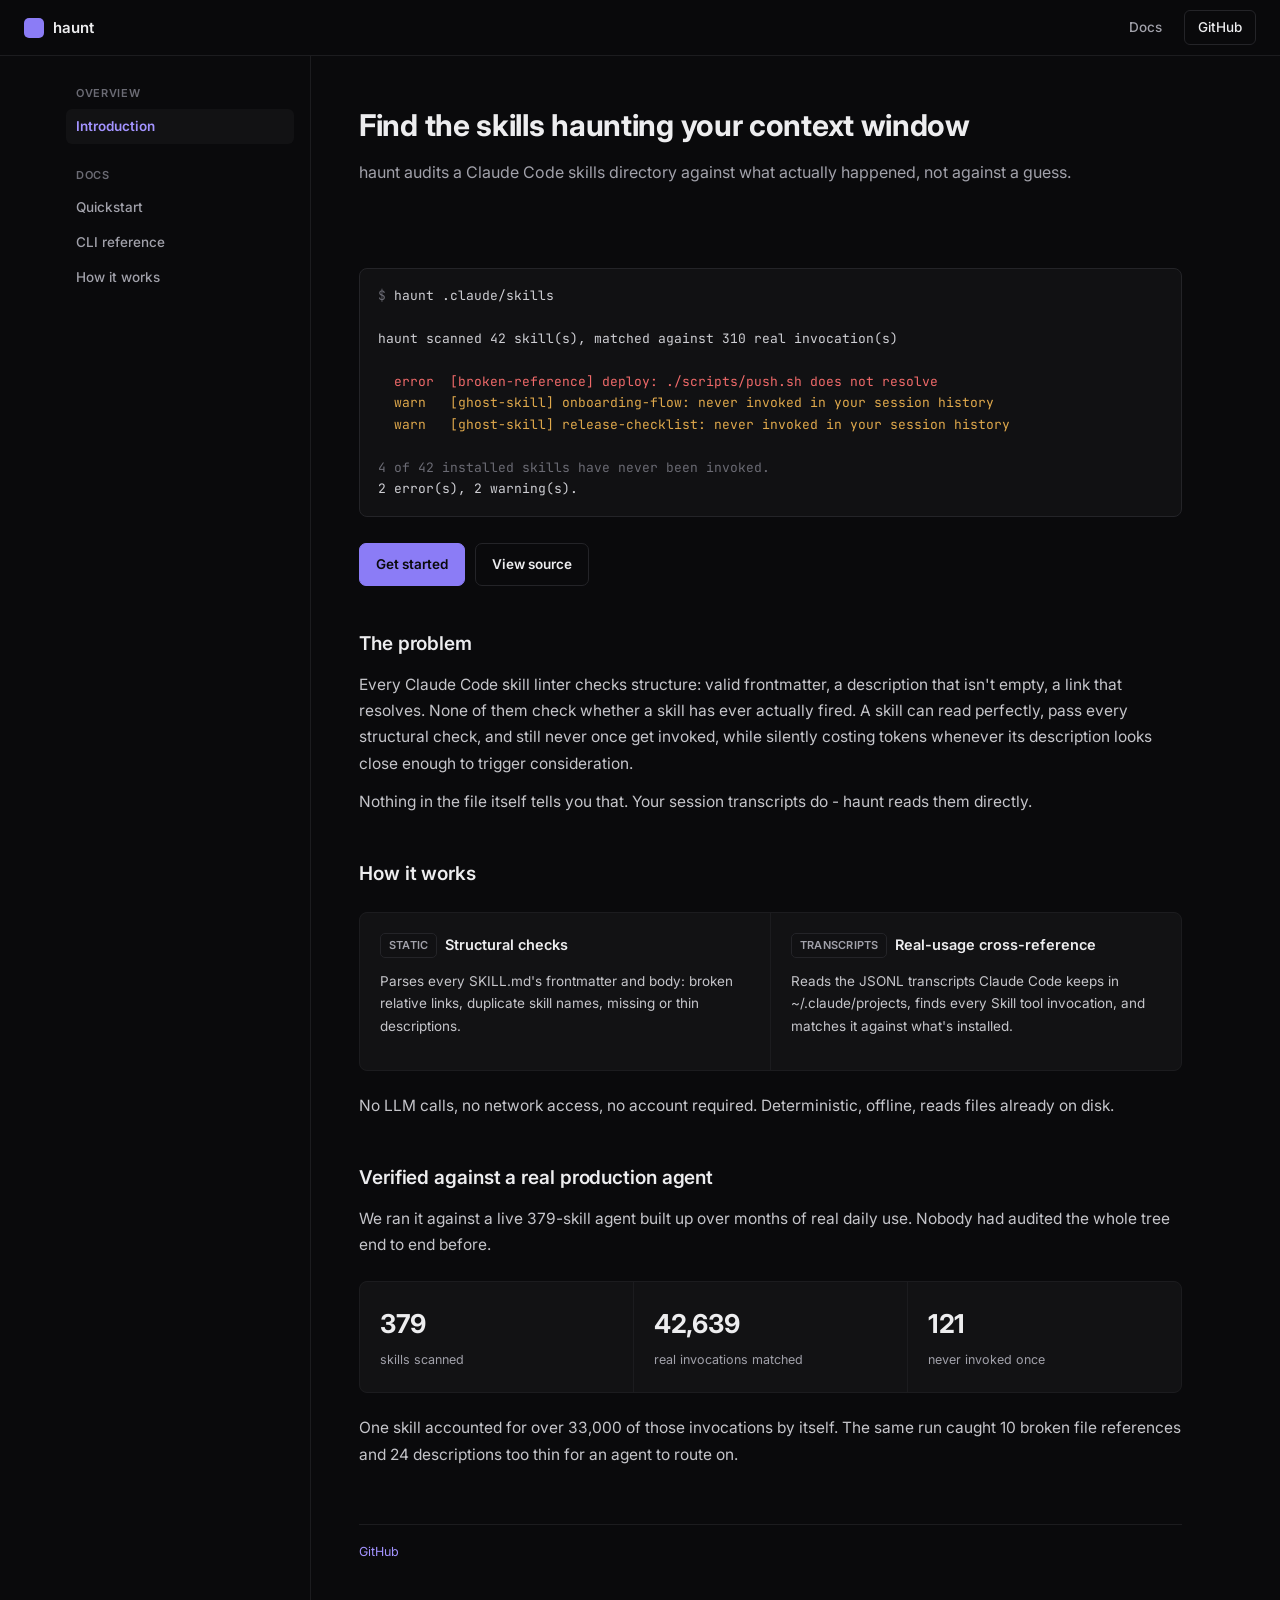
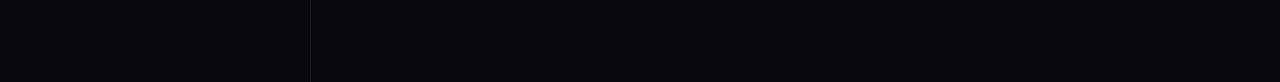
<file: site/index.html>
<!doctype html>
<html lang="en">
<head>
<meta charset="utf-8">
<meta name="viewport" content="width=device-width, initial-scale=1">
<title>Find the skills haunting your context window - haunt docs</title>
<link rel="stylesheet" href="styles.css">
</head>
<body>
<div class="topbar">
  <a class="topbar-brand" href="index.html"><span class="mark"></span>haunt</a>
  <div class="topbar-right">
    <a href="docs/quickstart.html">Docs</a>
    <a class="gh" href="https://github.com/DavesarXKhushal/haunt">GitHub</a>
  </div>
</div>
<div class="layout">
  <nav class="sidebar"><div class="group"><div class="group-label">Overview</div><a class="link active" href="index.html">Introduction</a></div><div class="group"><div class="group-label">Docs</div><a class="link" href="docs/quickstart.html">Quickstart</a><a class="link" href="docs/cli-reference.html">CLI reference</a><a class="link" href="docs/how-it-works.html">How it works</a></div></nav>
  <main class="content">
    <h1>Find the skills haunting your context window</h1>
    <p class="subtitle">haunt audits a Claude Code skills directory against what actually happened, not against a guess.</p>
    
<div class="hero">
<pre><span class="term-line-dim">$</span> haunt .claude/skills

haunt scanned 42 skill(s), matched against 310 real invocation(s)

  <span class="term-line-err">error  [broken-reference] deploy: ./scripts/push.sh does not resolve</span>
  <span class="term-line-warn">warn   [ghost-skill] onboarding-flow: never invoked in your session history</span>
  <span class="term-line-warn">warn   [ghost-skill] release-checklist: never invoked in your session history</span>

<span class="term-line-dim">4 of 42 installed skills have never been invoked.</span>
2 error(s), 2 warning(s).</pre>
</div>

<div class="btn-row">
  <a class="btn btn-primary" href="docs/quickstart.html">Get started</a>
  <a class="btn btn-ghost" href="https://github.com/DavesarXKhushal/haunt">View source</a>
</div>

<h2>The problem</h2>
<p>Every Claude Code skill linter checks structure: valid frontmatter, a description that isn't empty, a link that resolves. None of them check whether a skill has ever actually fired. A skill can read perfectly, pass every structural check, and still never once get invoked, while silently costing tokens whenever its description looks close enough to trigger consideration.</p>
<p>Nothing in the file itself tells you that. Your session transcripts do - haunt reads them directly.</p>

<h2>How it works</h2>
<div class="card-row">
  <div class="card">
    <h4><span class="badge">static</span> Structural checks</h4>
    <p>Parses every SKILL.md's frontmatter and body: broken relative links, duplicate skill names, missing or thin descriptions.</p>
  </div>
  <div class="card">
    <h4><span class="badge">transcripts</span> Real-usage cross-reference</h4>
    <p>Reads the JSONL transcripts Claude Code keeps in ~/.claude/projects, finds every Skill tool invocation, and matches it against what's installed.</p>
  </div>
</div>
<p>No LLM calls, no network access, no account required. Deterministic, offline, reads files already on disk.</p>

<h2>Verified against a real production agent</h2>
<p>We ran it against a live 379-skill agent built up over months of real daily use. Nobody had audited the whole tree end to end before.</p>
<div class="grid-cards">
  <div class="stat-card"><span class="num">379</span><span class="label">skills scanned</span></div>
  <div class="stat-card"><span class="num">42,639</span><span class="label">real invocations matched</span></div>
  <div class="stat-card"><span class="num">121</span><span class="label">never invoked once</span></div>
</div>
<p>One skill accounted for over 33,000 of those invocations by itself. The same run caught 10 broken file references and 24 descriptions too thin for an agent to route on.</p>

    <footer class="page-footer"><a href="https://github.com/DavesarXKhushal/haunt">GitHub</a></footer>
  </main>
</div>
</body>
</html>
</file>
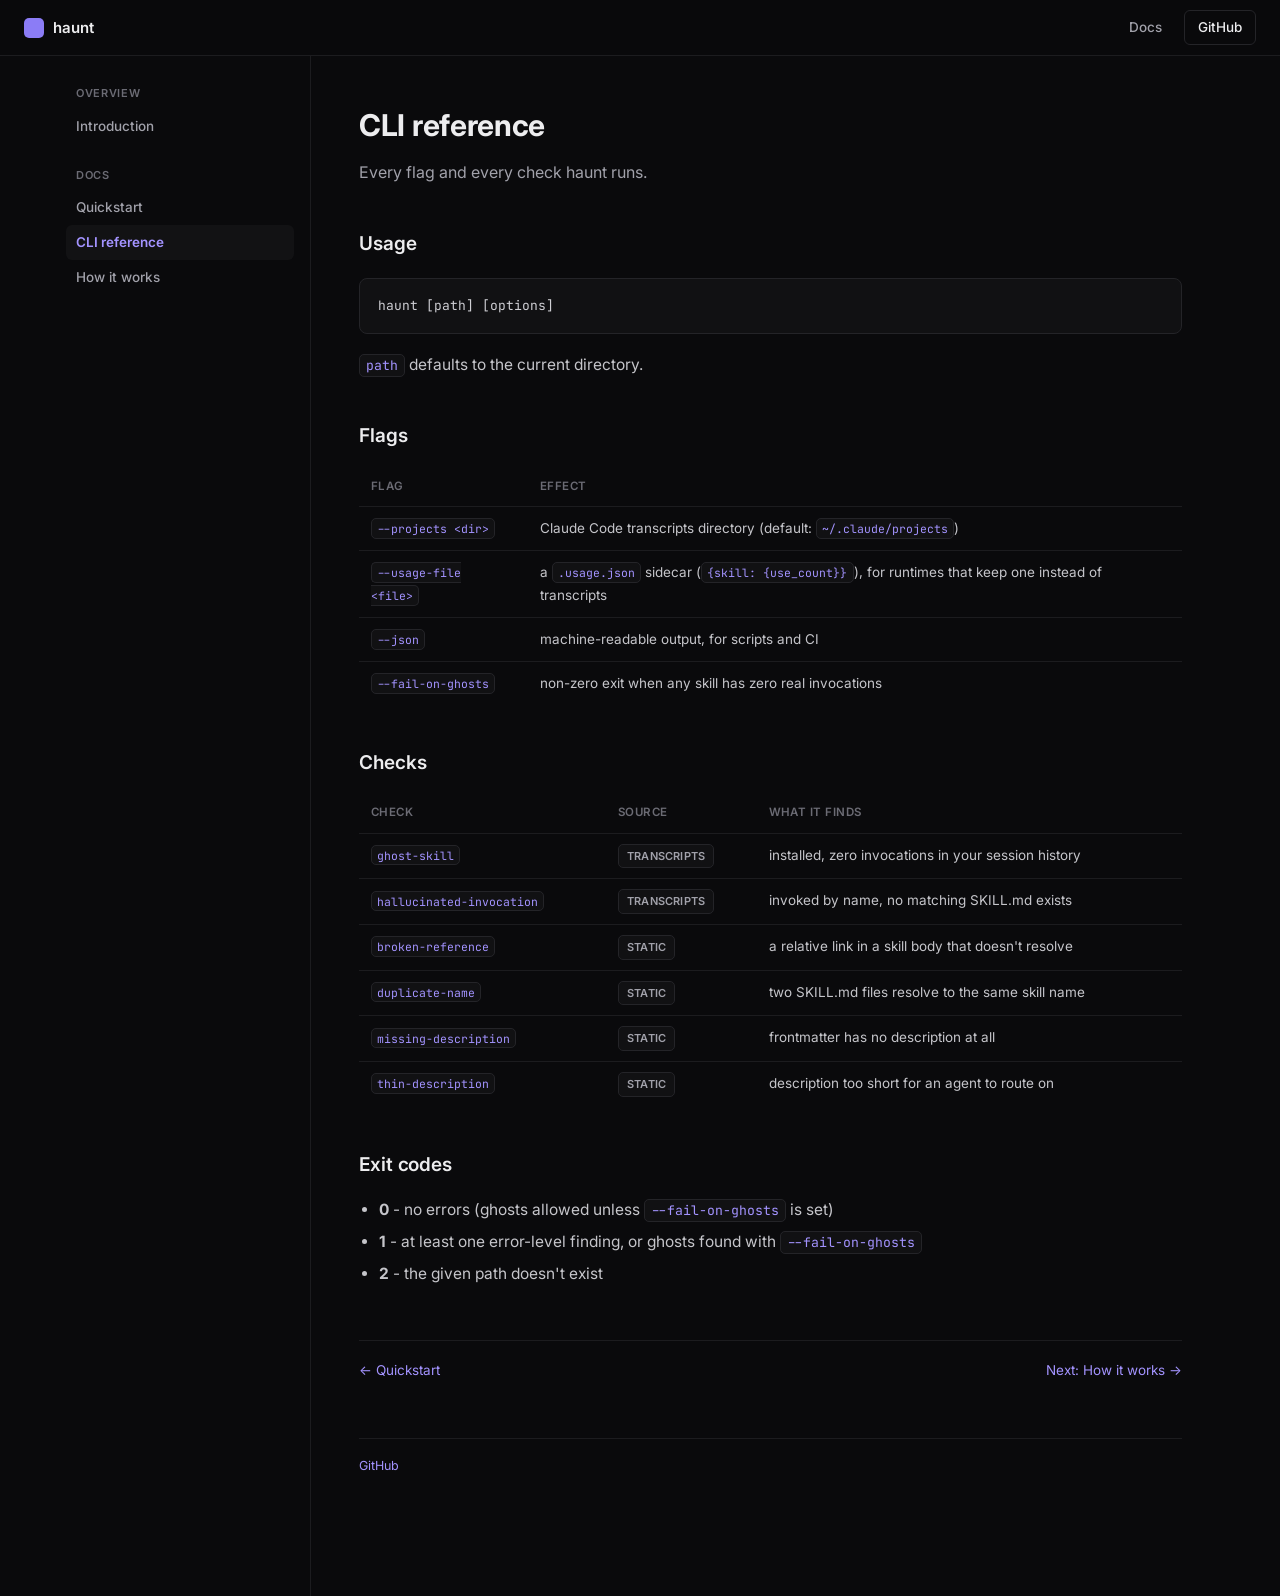
<file: site/docs/cli-reference.html>
<!doctype html>
<html lang="en">
<head>
<meta charset="utf-8">
<meta name="viewport" content="width=device-width, initial-scale=1">
<title>CLI reference - haunt docs</title>
<link rel="stylesheet" href="../styles.css">
</head>
<body>
<div class="topbar">
  <a class="topbar-brand" href="../index.html"><span class="mark"></span>haunt</a>
  <div class="topbar-right">
    <a href="../docs/quickstart.html">Docs</a>
    <a class="gh" href="https://github.com/DavesarXKhushal/haunt">GitHub</a>
  </div>
</div>
<div class="layout">
  <nav class="sidebar"><div class="group"><div class="group-label">Overview</div><a class="link" href="../index.html">Introduction</a></div><div class="group"><div class="group-label">Docs</div><a class="link" href="../docs/quickstart.html">Quickstart</a><a class="link active" href="../docs/cli-reference.html">CLI reference</a><a class="link" href="../docs/how-it-works.html">How it works</a></div></nav>
  <main class="content">
    <h1>CLI reference</h1>
    <p class="subtitle">Every flag and every check haunt runs.</p>
    
<h2>Usage</h2>
<pre>haunt [path] [options]</pre>
<p><code class="inline">path</code> defaults to the current directory.</p>

<h2>Flags</h2>
<table>
<tr><th>Flag</th><th>Effect</th></tr>
<tr><td><code class="inline">--projects &lt;dir&gt;</code></td><td>Claude Code transcripts directory (default: <code class="inline">~/.claude/projects</code>)</td></tr>
<tr><td><code class="inline">--usage-file &lt;file&gt;</code></td><td>a <code class="inline">.usage.json</code> sidecar (<code class="inline">{skill: {use_count}}</code>), for runtimes that keep one instead of transcripts</td></tr>
<tr><td><code class="inline">--json</code></td><td>machine-readable output, for scripts and CI</td></tr>
<tr><td><code class="inline">--fail-on-ghosts</code></td><td>non-zero exit when any skill has zero real invocations</td></tr>
</table>

<h2>Checks</h2>
<table>
<tr><th>Check</th><th>Source</th><th>What it finds</th></tr>
<tr><td><code class="inline">ghost-skill</code></td><td><span class="badge">transcripts</span></td><td>installed, zero invocations in your session history</td></tr>
<tr><td><code class="inline">hallucinated-invocation</code></td><td><span class="badge">transcripts</span></td><td>invoked by name, no matching SKILL.md exists</td></tr>
<tr><td><code class="inline">broken-reference</code></td><td><span class="badge">static</span></td><td>a relative link in a skill body that doesn't resolve</td></tr>
<tr><td><code class="inline">duplicate-name</code></td><td><span class="badge">static</span></td><td>two SKILL.md files resolve to the same skill name</td></tr>
<tr><td><code class="inline">missing-description</code></td><td><span class="badge">static</span></td><td>frontmatter has no description at all</td></tr>
<tr><td><code class="inline">thin-description</code></td><td><span class="badge">static</span></td><td>description too short for an agent to route on</td></tr>
</table>

<h2>Exit codes</h2>
<ul>
  <li><strong>0</strong> - no errors (ghosts allowed unless <code class="inline">--fail-on-ghosts</code> is set)</li>
  <li><strong>1</strong> - at least one error-level finding, or ghosts found with <code class="inline">--fail-on-ghosts</code></li>
  <li><strong>2</strong> - the given path doesn't exist</li>
</ul>

<div class="page-nav">
  <a href="quickstart.html">← Quickstart</a>
  <a href="how-it-works.html">Next: How it works →</a>
</div>

    <footer class="page-footer"><a href="https://github.com/DavesarXKhushal/haunt">GitHub</a></footer>
  </main>
</div>
</body>
</html>
</file>
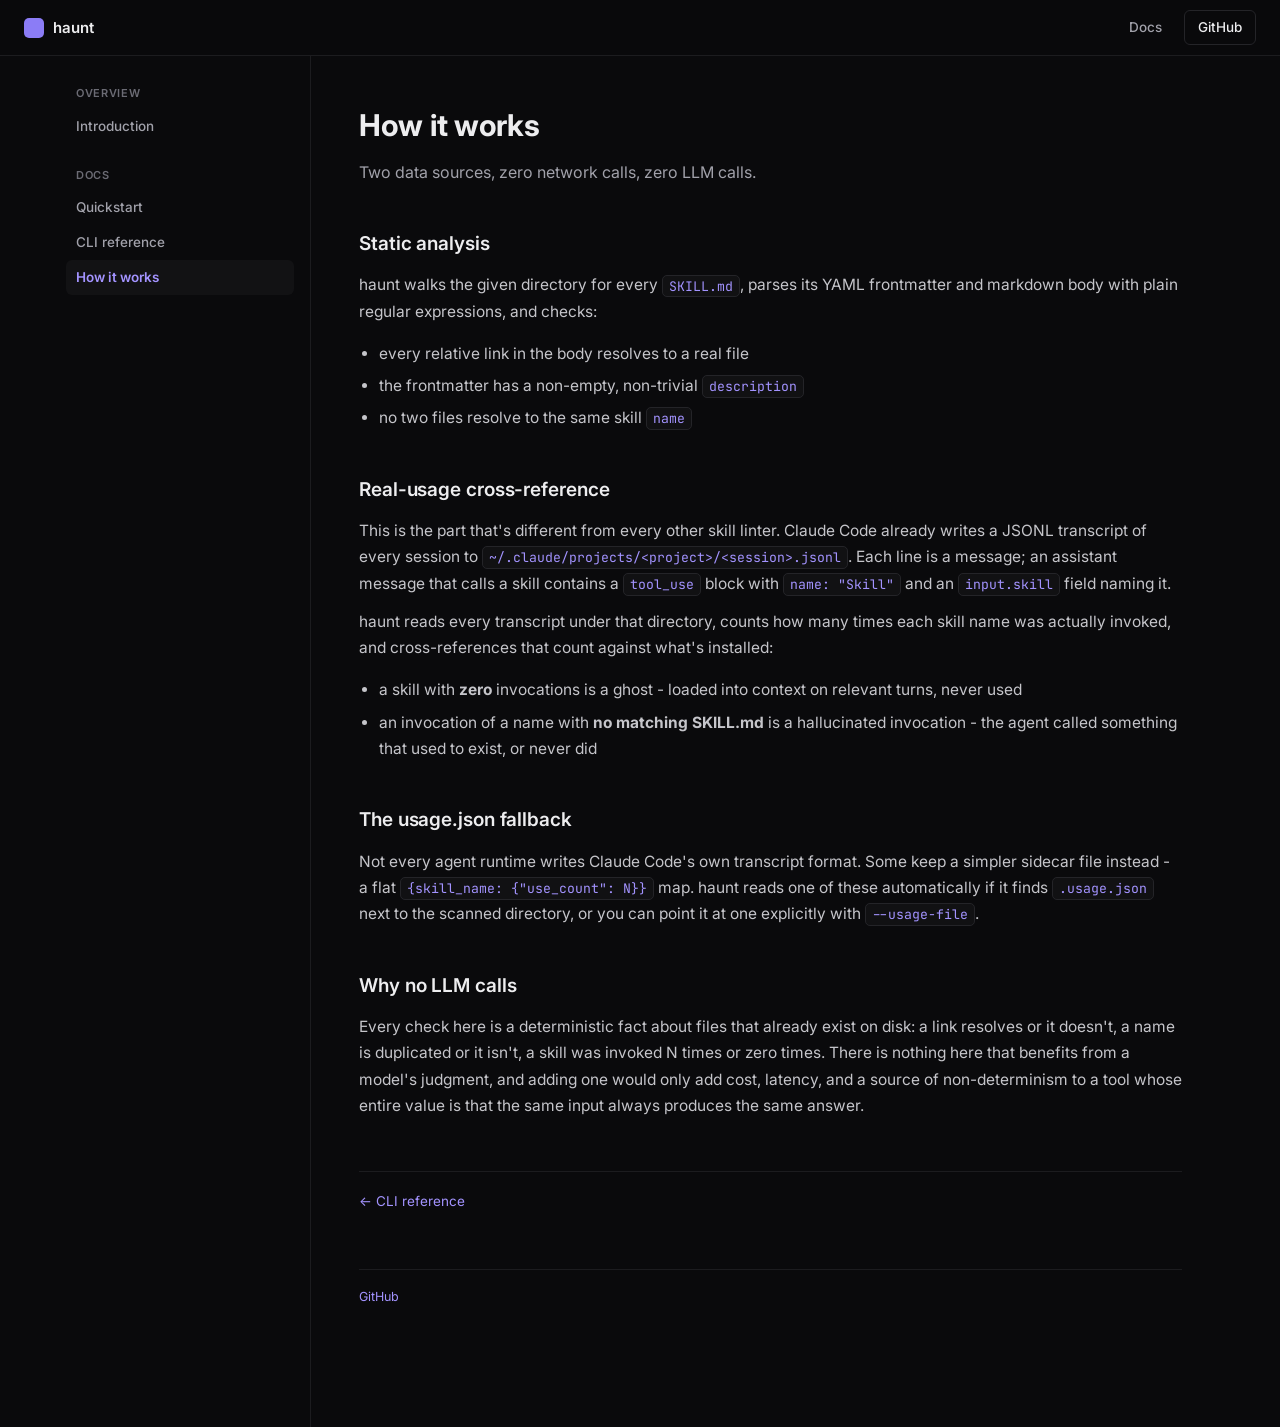
<file: site/docs/how-it-works.html>
<!doctype html>
<html lang="en">
<head>
<meta charset="utf-8">
<meta name="viewport" content="width=device-width, initial-scale=1">
<title>How it works - haunt docs</title>
<link rel="stylesheet" href="../styles.css">
</head>
<body>
<div class="topbar">
  <a class="topbar-brand" href="../index.html"><span class="mark"></span>haunt</a>
  <div class="topbar-right">
    <a href="../docs/quickstart.html">Docs</a>
    <a class="gh" href="https://github.com/DavesarXKhushal/haunt">GitHub</a>
  </div>
</div>
<div class="layout">
  <nav class="sidebar"><div class="group"><div class="group-label">Overview</div><a class="link" href="../index.html">Introduction</a></div><div class="group"><div class="group-label">Docs</div><a class="link" href="../docs/quickstart.html">Quickstart</a><a class="link" href="../docs/cli-reference.html">CLI reference</a><a class="link active" href="../docs/how-it-works.html">How it works</a></div></nav>
  <main class="content">
    <h1>How it works</h1>
    <p class="subtitle">Two data sources, zero network calls, zero LLM calls.</p>
    
<h2>Static analysis</h2>
<p>haunt walks the given directory for every <code class="inline">SKILL.md</code>, parses its YAML frontmatter and markdown body with plain regular expressions, and checks:</p>
<ul>
  <li>every relative link in the body resolves to a real file</li>
  <li>the frontmatter has a non-empty, non-trivial <code class="inline">description</code></li>
  <li>no two files resolve to the same skill <code class="inline">name</code></li>
</ul>

<h2>Real-usage cross-reference</h2>
<p>This is the part that's different from every other skill linter. Claude Code already writes a JSONL transcript of every session to <code class="inline">~/.claude/projects/&lt;project&gt;/&lt;session&gt;.jsonl</code>. Each line is a message; an assistant message that calls a skill contains a <code class="inline">tool_use</code> block with <code class="inline">name: "Skill"</code> and an <code class="inline">input.skill</code> field naming it.</p>
<p>haunt reads every transcript under that directory, counts how many times each skill name was actually invoked, and cross-references that count against what's installed:</p>
<ul>
  <li>a skill with <strong>zero</strong> invocations is a ghost - loaded into context on relevant turns, never used</li>
  <li>an invocation of a name with <strong>no matching SKILL.md</strong> is a hallucinated invocation - the agent called something that used to exist, or never did</li>
</ul>

<h2>The usage.json fallback</h2>
<p>Not every agent runtime writes Claude Code's own transcript format. Some keep a simpler sidecar file instead - a flat <code class="inline">{skill_name: {"use_count": N}}</code> map. haunt reads one of these automatically if it finds <code class="inline">.usage.json</code> next to the scanned directory, or you can point it at one explicitly with <code class="inline">--usage-file</code>.</p>

<h2>Why no LLM calls</h2>
<p>Every check here is a deterministic fact about files that already exist on disk: a link resolves or it doesn't, a name is duplicated or it isn't, a skill was invoked N times or zero times. There is nothing here that benefits from a model's judgment, and adding one would only add cost, latency, and a source of non-determinism to a tool whose entire value is that the same input always produces the same answer.</p>

<div class="page-nav">
  <a href="cli-reference.html">← CLI reference</a>
</div>

    <footer class="page-footer"><a href="https://github.com/DavesarXKhushal/haunt">GitHub</a></footer>
  </main>
</div>
</body>
</html>
</file>
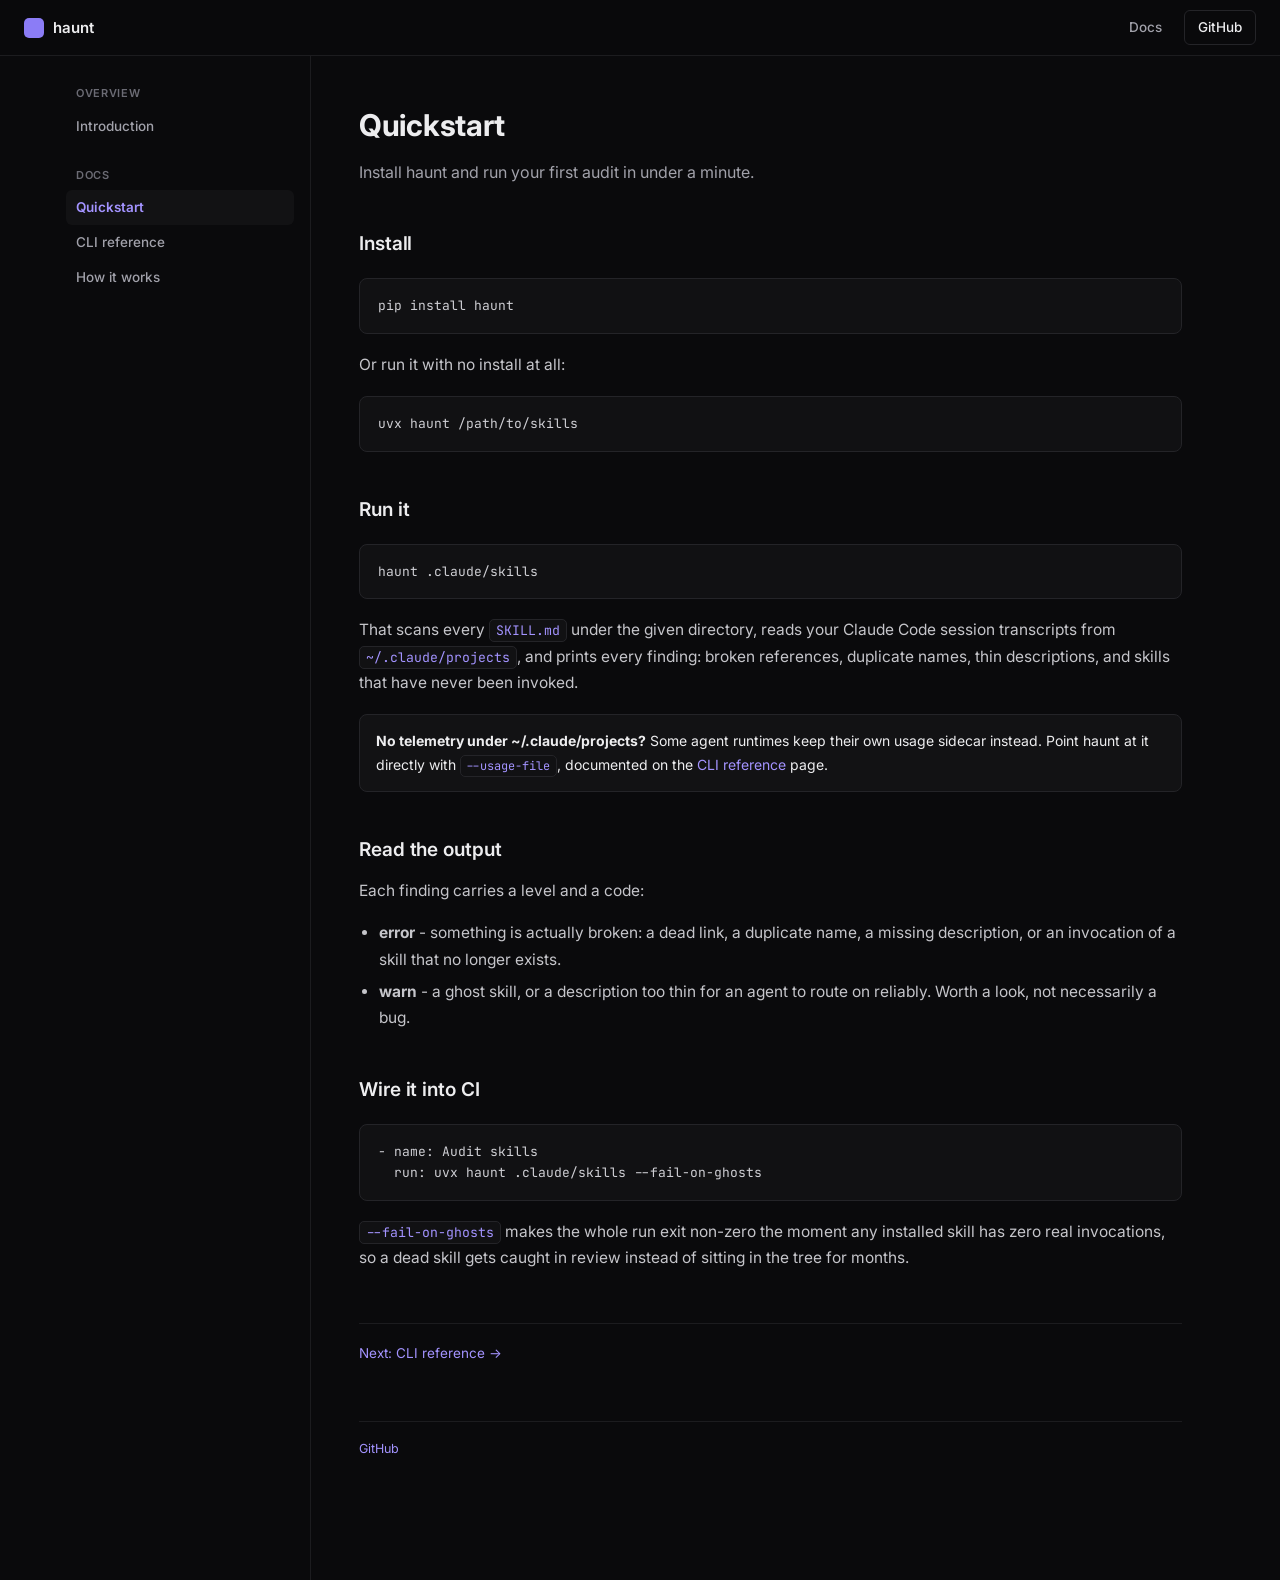
<file: site/docs/quickstart.html>
<!doctype html>
<html lang="en">
<head>
<meta charset="utf-8">
<meta name="viewport" content="width=device-width, initial-scale=1">
<title>Quickstart - haunt docs</title>
<link rel="stylesheet" href="../styles.css">
</head>
<body>
<div class="topbar">
  <a class="topbar-brand" href="../index.html"><span class="mark"></span>haunt</a>
  <div class="topbar-right">
    <a href="../docs/quickstart.html">Docs</a>
    <a class="gh" href="https://github.com/DavesarXKhushal/haunt">GitHub</a>
  </div>
</div>
<div class="layout">
  <nav class="sidebar"><div class="group"><div class="group-label">Overview</div><a class="link" href="../index.html">Introduction</a></div><div class="group"><div class="group-label">Docs</div><a class="link active" href="../docs/quickstart.html">Quickstart</a><a class="link" href="../docs/cli-reference.html">CLI reference</a><a class="link" href="../docs/how-it-works.html">How it works</a></div></nav>
  <main class="content">
    <h1>Quickstart</h1>
    <p class="subtitle">Install haunt and run your first audit in under a minute.</p>
    
<h2>Install</h2>
<pre>pip install haunt</pre>
<p>Or run it with no install at all:</p>
<pre>uvx haunt /path/to/skills</pre>

<h2>Run it</h2>
<pre>haunt .claude/skills</pre>
<p>That scans every <code class="inline">SKILL.md</code> under the given directory, reads your Claude Code session transcripts from <code class="inline">~/.claude/projects</code>, and prints every finding: broken references, duplicate names, thin descriptions, and skills that have never been invoked.</p>

<div class="callout">
<strong>No telemetry under ~/.claude/projects?</strong> Some agent runtimes keep their own usage sidecar instead. Point haunt at it directly with <code class="inline">--usage-file</code>, documented on the <a href="cli-reference.html">CLI reference</a> page.
</div>

<h2>Read the output</h2>
<p>Each finding carries a level and a code:</p>
<ul>
  <li><strong>error</strong> - something is actually broken: a dead link, a duplicate name, a missing description, or an invocation of a skill that no longer exists.</li>
  <li><strong>warn</strong> - a ghost skill, or a description too thin for an agent to route on reliably. Worth a look, not necessarily a bug.</li>
</ul>

<h2>Wire it into CI</h2>
<pre>- name: Audit skills
  run: uvx haunt .claude/skills --fail-on-ghosts</pre>
<p><code class="inline">--fail-on-ghosts</code> makes the whole run exit non-zero the moment any installed skill has zero real invocations, so a dead skill gets caught in review instead of sitting in the tree for months.</p>

<div class="page-nav">
  <a href="cli-reference.html">Next: CLI reference →</a>
</div>

    <footer class="page-footer"><a href="https://github.com/DavesarXKhushal/haunt">GitHub</a></footer>
  </main>
</div>
</body>
</html>
</file>
<file: site/styles.css>
@import url('https://fonts.googleapis.com/css2?family=Inter:wght@400;500;600;700&family=JetBrains+Mono:wght@400;500&display=swap');

:root {
  --bg: #0a0a0c;
  --bg-raised: #121214;
  --bg-code: #111113;
  --bg-hover: #1a1a1d;
  --border: #242428;
  --border-soft: #1c1c1f;
  --text: #ededef;
  --text-dim: #a1a1aa;
  --text-faint: #6b6b74;
  --accent: #8b7cf6;
  --accent-bright: #a393ff;
  --red: #f06a6a;
  --yellow: #e0a94c;
  --radius: 8px;
  --sidebar-w: 260px;
}

* { box-sizing: border-box; }

html, body {
  margin: 0;
  background: var(--bg);
  color: var(--text);
  font-family: 'Inter', -apple-system, BlinkMacSystemFont, "Segoe UI", sans-serif;
  font-size: 15.5px;
  line-height: 1.7;
  -webkit-font-smoothing: antialiased;
}

a { color: var(--accent-bright); text-decoration: none; }
a:hover { text-decoration: underline; }

code, pre, kbd {
  font-family: 'JetBrains Mono', ui-monospace, SFMono-Regular, Menlo, Consolas, monospace;
}

code.inline {
  background: var(--bg-code);
  border: 1px solid var(--border);
  border-radius: 5px;
  padding: 0.15em 0.45em;
  font-size: 0.85em;
  color: var(--accent-bright);
}

pre {
  background: var(--bg-code);
  border: 1px solid var(--border);
  border-radius: var(--radius);
  padding: 16px 18px;
  font-size: 13px;
  line-height: 1.65;
  white-space: pre-wrap;
  word-break: break-word;
  overflow-wrap: anywhere;
  margin: 18px 0;
  color: #cfcfd4;
}

pre code { background: none; border: none; padding: 0; color: inherit; }

.topbar {
  position: fixed;
  top: 0; left: 0; right: 0;
  height: 56px;
  display: flex;
  align-items: center;
  justify-content: space-between;
  padding: 0 24px;
  background: rgba(10,10,12,0.88);
  backdrop-filter: blur(10px);
  border-bottom: 1px solid var(--border-soft);
  z-index: 20;
}

.topbar-brand {
  display: flex;
  align-items: center;
  gap: 9px;
  font-weight: 600;
  font-size: 15px;
  color: var(--text);
}

.topbar-brand .mark {
  width: 20px; height: 20px;
  border-radius: 5px;
  background: var(--accent);
  display: inline-block;
}

.topbar-right { display: flex; align-items: center; gap: 22px; font-size: 13.5px; }
.topbar-right a { color: var(--text-dim); font-weight: 500; }
.topbar-right a:hover { color: var(--text); text-decoration: none; }
.topbar-right a.gh { display: flex; align-items: center; gap: 6px; border: 1px solid var(--border); border-radius: 6px; padding: 5px 13px; color: var(--text); }
.topbar-right a.gh:hover { background: var(--bg-hover); text-decoration: none; }

.layout { display: flex; padding-top: 56px; max-width: 1180px; margin: 0 auto; }

.sidebar {
  width: var(--sidebar-w);
  flex-shrink: 0;
  padding: 28px 16px 60px;
  position: sticky;
  top: 56px;
  height: calc(100vh - 56px);
  overflow-y: auto;
}

.sidebar .group { margin-bottom: 22px; }
.sidebar .group-label {
  font-size: 11px;
  font-weight: 600;
  text-transform: uppercase;
  letter-spacing: 0.06em;
  color: var(--text-faint);
  padding: 0 10px;
  margin-bottom: 6px;
}

.sidebar a {
  display: block;
  padding: 6px 10px;
  border-radius: 6px;
  color: var(--text-dim);
  font-size: 13.5px;
  font-weight: 500;
}

.sidebar a:hover { background: var(--bg-hover); text-decoration: none; color: var(--text); }
.sidebar a.active { background: var(--bg-raised); color: var(--accent-bright); font-weight: 600; }

main.content {
  flex: 1;
  min-width: 0;
  padding: 44px 48px 120px;
  border-left: 1px solid var(--border-soft);
}

main.content h1 { font-size: 30px; margin: 0 0 8px; letter-spacing: -0.01em; font-weight: 700; }
main.content .subtitle { color: var(--text-dim); font-size: 16px; margin: 0 0 34px; }
main.content h2 { font-size: 19px; margin: 42px 0 12px; font-weight: 600; letter-spacing: -0.005em; }
main.content h3 { font-size: 15.5px; margin: 26px 0 8px; font-weight: 600; }
main.content p { color: #c5c5ca; margin: 12px 0; }
main.content ul, main.content ol { color: #c5c5ca; padding-left: 20px; }
main.content li { margin: 6px 0; }

.callout {
  border: 1px solid var(--border);
  background: var(--bg-raised);
  border-radius: var(--radius);
  padding: 14px 16px;
  margin: 18px 0;
  font-size: 14px;
}

.callout strong { color: var(--text); }

.badge {
  display: inline-flex;
  align-items: center;
  padding: 2px 8px;
  border-radius: 5px;
  font-size: 11px;
  font-weight: 600;
  letter-spacing: 0.02em;
  text-transform: uppercase;
  background: var(--bg-code);
  border: 1px solid var(--border);
  color: var(--text-dim);
}

.badge-err { color: var(--red); border-color: rgba(240,106,106,0.3); }
.badge-warn { color: var(--yellow); border-color: rgba(224,169,76,0.3); }

table { width: 100%; border-collapse: collapse; font-size: 13.5px; margin: 14px 0 26px; }
th, td { text-align: left; padding: 10px 12px; border-bottom: 1px solid var(--border-soft); vertical-align: top; color: #c5c5ca; }
th { color: var(--text-faint); font-weight: 600; font-size: 11.5px; text-transform: uppercase; letter-spacing: 0.04em; }
tr:last-child td { border-bottom: none; }

.grid-cards {
  display: grid;
  grid-template-columns: repeat(3, 1fr);
  gap: 1px;
  background: var(--border-soft);
  border: 1px solid var(--border-soft);
  border-radius: var(--radius);
  overflow: hidden;
  margin: 22px 0;
}

.stat-card { background: var(--bg-raised); padding: 20px; }
.stat-card .num { font-size: 26px; font-weight: 700; color: var(--text); display: block; letter-spacing: -0.01em; }
.stat-card .label { font-size: 12.5px; color: var(--text-dim); margin-top: 4px; }

.card-row { display: grid; grid-template-columns: 1fr 1fr; gap: 1px; background: var(--border-soft); border: 1px solid var(--border-soft); border-radius: var(--radius); overflow: hidden; margin: 22px 0; }
.card { background: var(--bg-raised); padding: 20px; }
.card h4 { margin: 0 0 6px; font-size: 14.5px; font-weight: 600; display: flex; align-items: center; gap: 8px; color: var(--text); }
.card p { margin: 0; font-size: 13.5px; color: var(--text-dim); }

.btn-row { display: flex; gap: 10px; margin: 26px 0; flex-wrap: wrap; }
.btn {
  padding: 9px 16px;
  border-radius: 7px;
  font-size: 13.5px;
  font-weight: 600;
  border: 1px solid var(--border);
}
.btn-primary { background: var(--accent); color: #0a0a0c; border-color: var(--accent); }
.btn-primary:hover { background: var(--accent-bright); text-decoration: none; }
.btn-ghost { color: var(--text); }
.btn-ghost:hover { background: var(--bg-hover); text-decoration: none; }

.hero { padding: 30px 0 0; }

.term-line-err { color: var(--red); }
.term-line-warn { color: var(--yellow); }
.term-line-dim { color: var(--text-faint); }

.page-nav {
  display: flex;
  justify-content: space-between;
  margin-top: 52px;
  padding-top: 18px;
  border-top: 1px solid var(--border-soft);
  font-size: 13.5px;
}

footer.page-footer {
  margin-top: 56px;
  padding-top: 16px;
  border-top: 1px solid var(--border-soft);
  font-size: 12.5px;
  color: var(--text-faint);
}

@media (max-width: 900px) {
  .sidebar { display: none; }
  main.content { padding: 28px 20px; border-left: none; }
  .grid-cards, .card-row { grid-template-columns: 1fr; }
}
</file>
